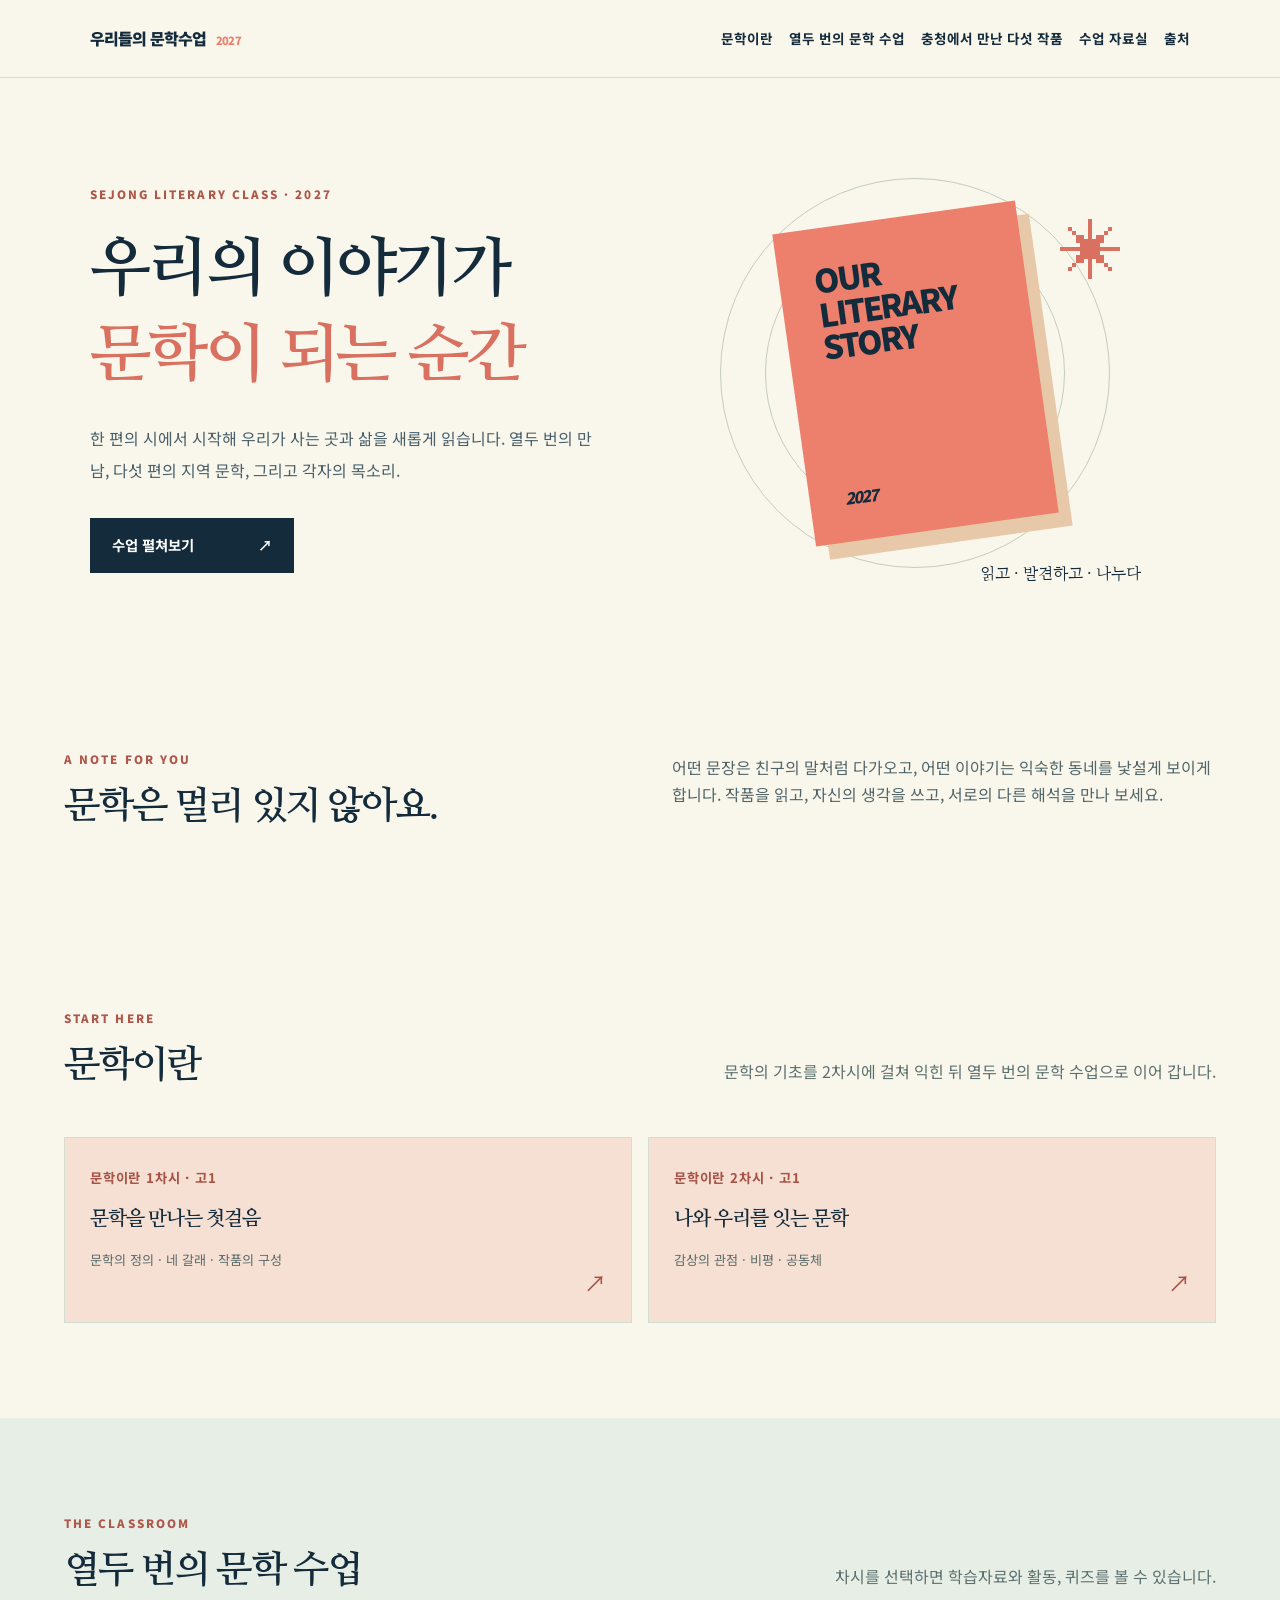
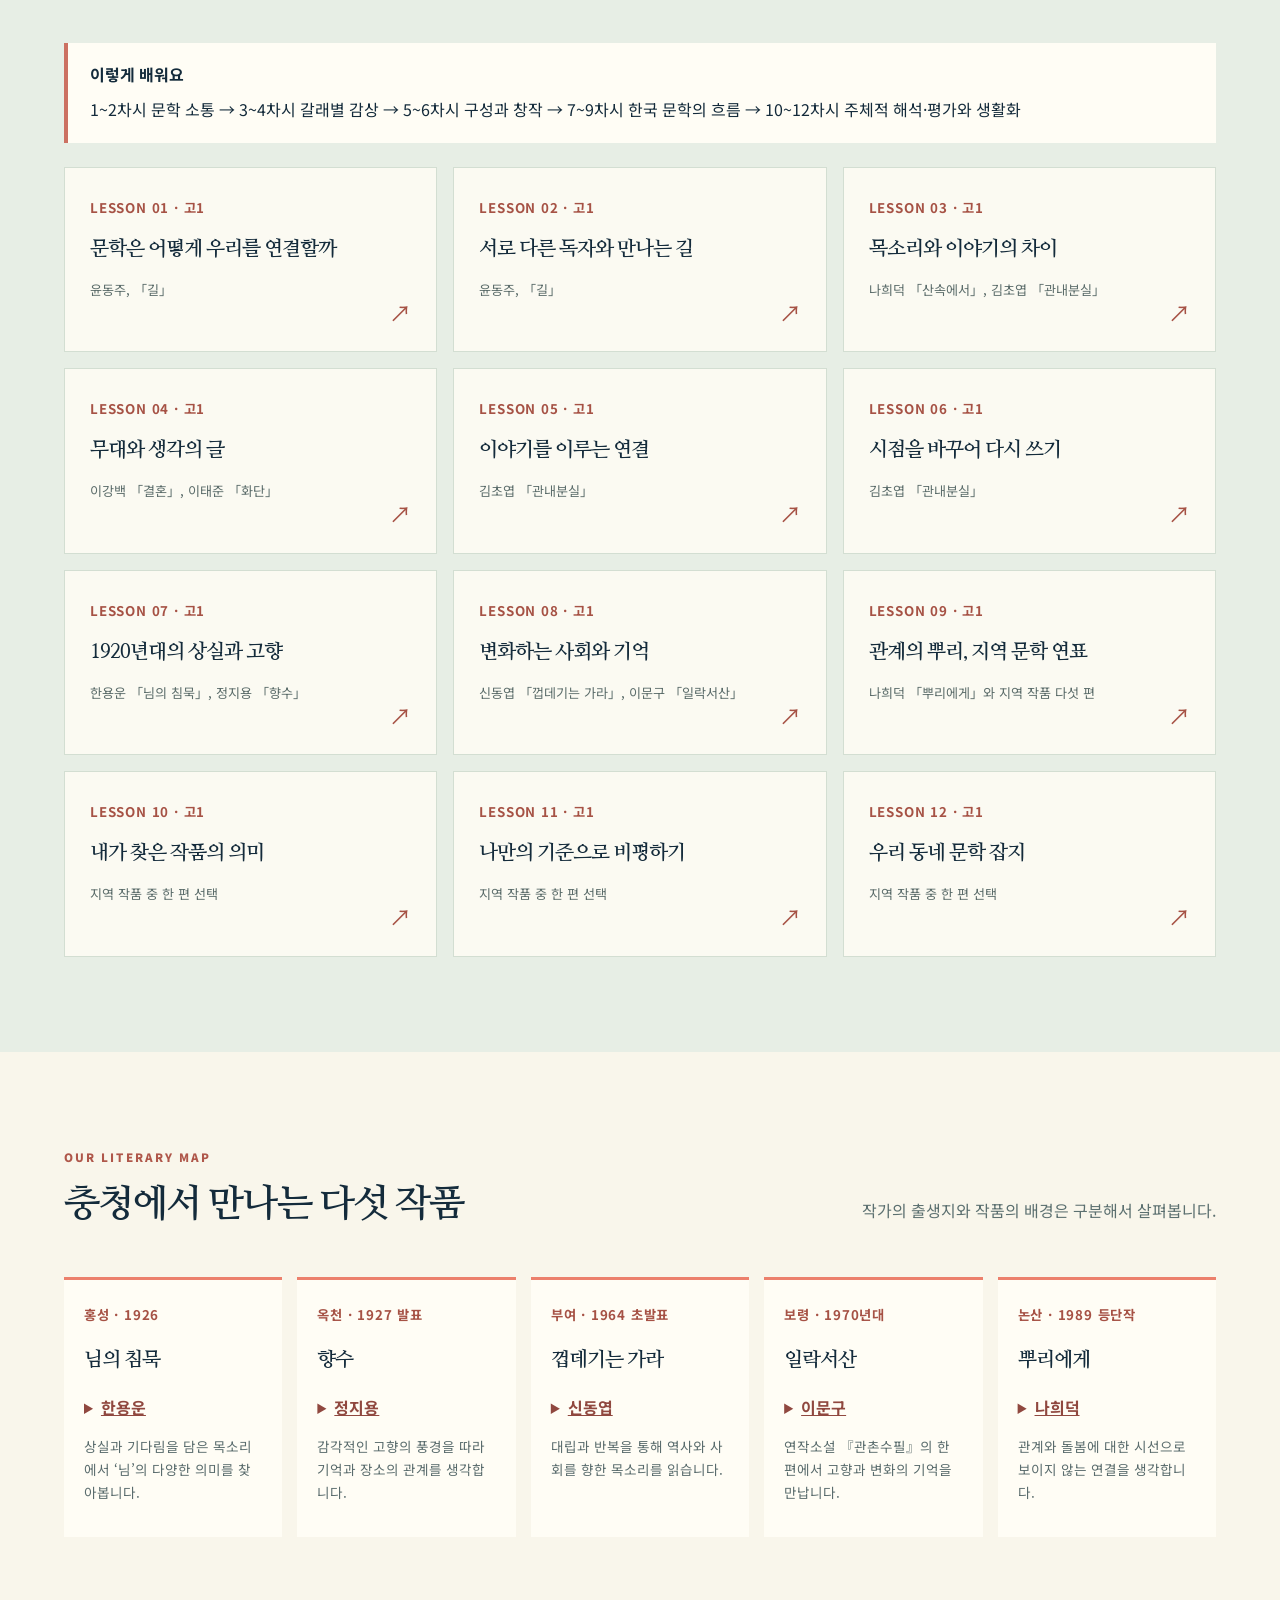
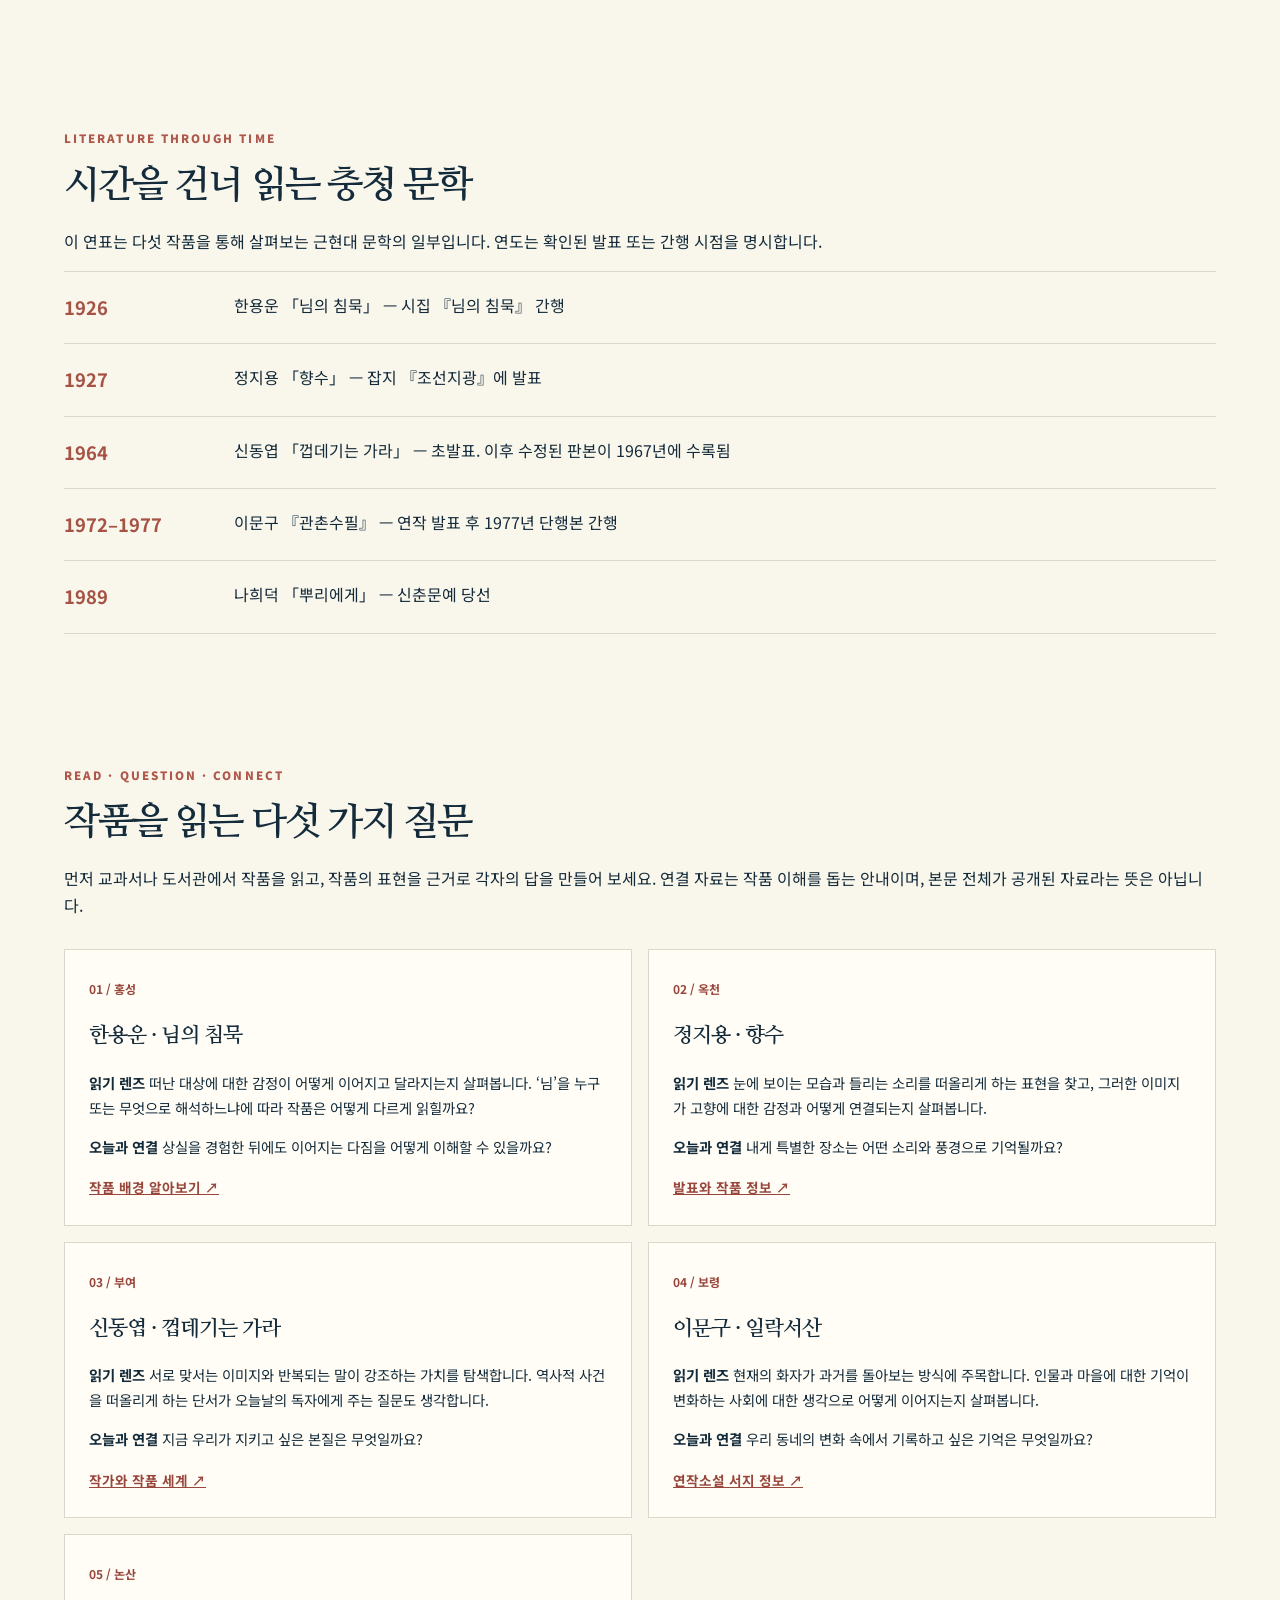
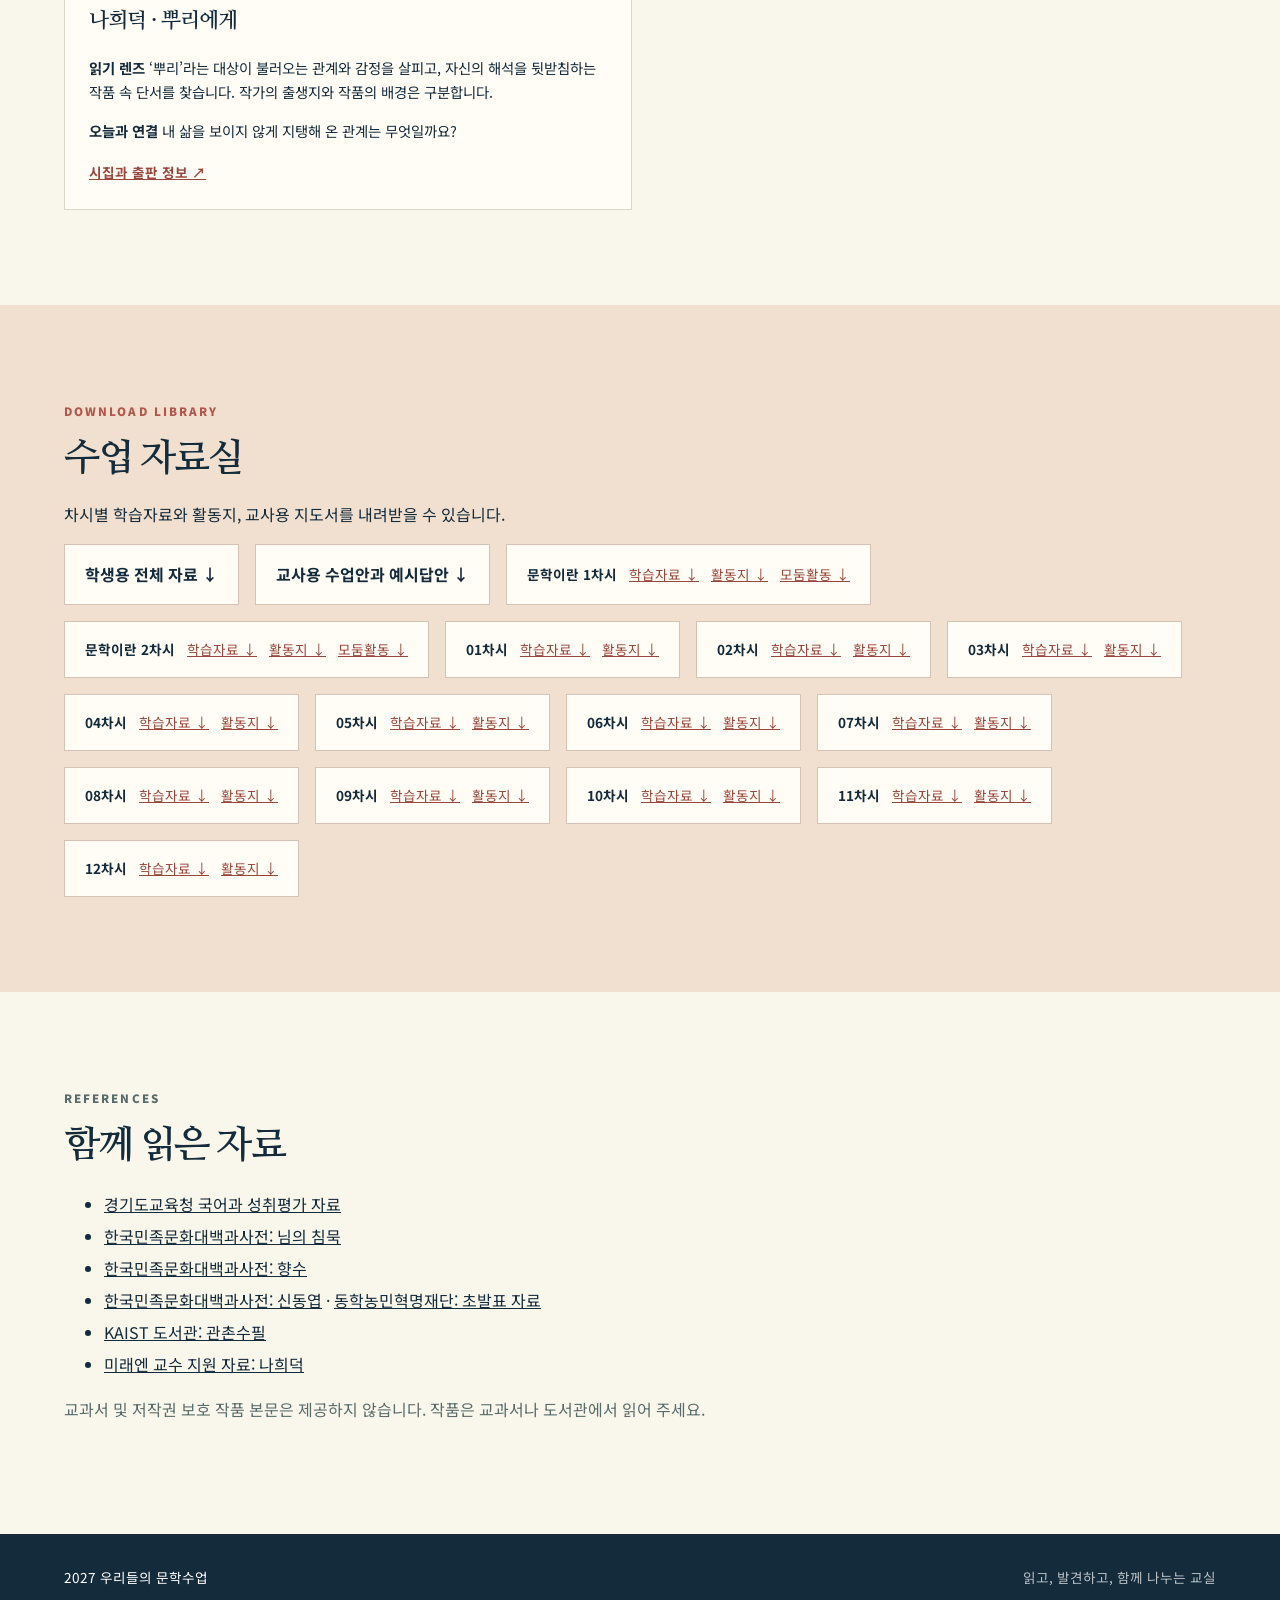
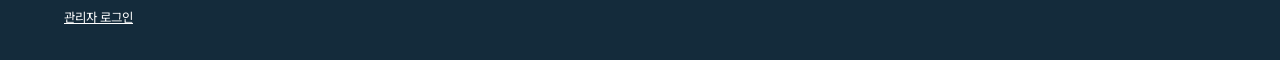
<file: index.html>
<!doctype html>
<html lang="ko"><head><meta charset="utf-8"><meta name="viewport" content="width=device-width,initial-scale=1"><meta name="description" content="세종의 고등학생과 함께 읽는 열두 번의 문학 수업"><title>2027 우리들의 문학수업</title><link rel="stylesheet" href="style.css"><script src="lessons.js" defer></script><script src="app.js" defer></script></head>
<body><a class="skip" href="#main">본문으로 건너뛰기</a><header class="header"><a class="brand" href="#home">우리들의 문학수업<span>2027</span></a><nav aria-label="주 메뉴"><a href="#literature">문학이란</a><a href="#lessons">열두 번의 문학 수업</a><a href="#works">충청에서 만난 다섯 작품</a><a href="#downloads">수업 자료실</a><a href="#sources">출처</a></nav></header><main id="main">
<section class="hero" id="home"><div class="hero-inner"><p class="eyebrow">SEJONG LITERARY CLASS · 2027</p><h1>우리의 이야기가<br><em>문학이 되는 순간</em></h1><p class="lead">한 편의 시에서 시작해 우리가 사는 곳과 삶을 새롭게 읽습니다. 열두 번의 만남, 다섯 편의 지역 문학, 그리고 각자의 목소리.</p><a class="button" href="#lessons">수업 펼쳐보기 <span aria-hidden="true">↗</span></a></div><div class="hero-art" aria-hidden="true"><div class="orbit orbit-one"></div><div class="orbit orbit-two"></div><div class="book"><span>OUR<br>LITERARY<br>STORY</span><i>2027</i></div><span class="asterisk">✳</span><span class="art-caption">읽고 · 발견하고 · 나누다</span></div></section>
<section class="intro wrap"><div><p class="eyebrow">A NOTE FOR YOU</p><h2>문학은 멀리 있지 않아요.</h2></div><p>어떤 문장은 친구의 말처럼 다가오고, 어떤 이야기는 익숙한 동네를 낯설게 보이게 합니다. 작품을 읽고, 자신의 생각을 쓰고, 서로의 다른 해석을 만나 보세요.</p></section>
<section class="section wrap" id="literature"><div class="section-heading"><div><p class="eyebrow">START HERE</p><h2>문학이란</h2></div><p>문학의 기초를 2차시에 걸쳐 익힌 뒤 열두 번의 문학 수업으로 이어 갑니다.</p></div><div class="lesson-grid" id="literature-lessons"></div></section>
<section class="section lessons" id="lessons"><div class="wrap"><div class="section-heading"><div><p class="eyebrow">THE CLASSROOM</p><h2>열두 번의 문학 수업</h2></div><p>차시를 선택하면 학습자료와 활동, 퀴즈를 볼 수 있습니다.</p></div><div class="learning-path"><strong>이렇게 배워요</strong><p>1~2차시 문학 소통 → 3~4차시 갈래별 감상 → 5~6차시 구성과 창작 → 7~9차시 한국 문학의 흐름 → 10~12차시 주체적 해석·평가와 생활화</p></div><div class="lesson-grid" id="lesson-list"></div></div></section>
<section class="section wrap" id="works"><div class="section-heading"><div><p class="eyebrow">OUR LITERARY MAP</p><h2>충청에서 만나는 다섯 작품</h2></div><p>작가의 출생지와 작품의 배경은 구분해서 살펴봅니다.</p></div><div class="works-grid"><article><small>홍성 · 1926</small><h3>님의 침묵</h3><details class="author-profile"><summary>한용운</summary><p>1879~1944. 충남 홍성 출생의 시인이자 승려, 독립운동가. 3·1 운동에 참여했으며 불교 개혁과 문학 활동을 펼쳤다.</p><p><strong>대표 작품</strong> 『님의 침묵』, 『조선불교유신론』</p><a href="https://encykorea.aks.ac.kr/Article/E0061853">작가·작품 출처 ↗</a></details><p>상실과 기다림을 담은 목소리에서 ‘님’의 다양한 의미를 찾아봅니다.</p></article><article><small>옥천 · 1927 발표</small><h3>향수</h3><details class="author-profile"><summary>정지용</summary><p>1902년 충북 옥천 출생의 시인. 감각적인 언어로 고향과 자연 등을 형상화하며 한국 현대시 발전에 기여했다.</p><p><strong>대표 작품</strong> 「향수」, 「유리창」, 『정지용 시집』</p><a href="https://encykorea.aks.ac.kr/Article/E0050954">작가·작품 출처 ↗</a></details><p>감각적인 고향의 풍경을 따라 기억과 장소의 관계를 생각합니다.</p></article><article><small>부여 · 1964 초발표</small><h3>껍데기는 가라</h3><details class="author-profile"><summary>신동엽</summary><p>1930~1969. 충남 부여 출생의 시인. 역사와 민중의 삶에 주목하는 시와 서사시를 발표했다.</p><p><strong>대표 작품</strong> 「껍데기는 가라」, 「금강」, 「산에 언덕에」</p><a href="https://encykorea.aks.ac.kr/Article/E0032791">작가·작품 출처 ↗</a></details><p>대립과 반복을 통해 역사와 사회를 향한 목소리를 읽습니다.</p></article><article><small>보령 · 1970년대</small><h3>일락서산</h3><details class="author-profile"><summary>이문구</summary><p>1941~2003. 충남 보령 출생의 소설가. 토속적인 언어와 고향의 기억을 통해 변화하는 농촌과 공동체를 그렸다.</p><p><strong>대표 작품</strong> 『관촌수필』, 『우리 동네』</p><a href="https://library.kaist.ac.kr/search/ctlgSearch/posesn/view.do?bibctrlno=141120&amp;se=b0&amp;ty=B">작가·작품 출처 ↗</a></details><p>연작소설 『관촌수필』의 한 편에서 고향과 변화의 기억을 만납니다.</p></article><article><small>논산 · 1989 등단작</small><h3>뿌리에게</h3><details class="author-profile"><summary>나희덕</summary><p>1966년 충남 논산 출생의 시인. 1989년 「뿌리에게」로 등단했으며 삶과 관계를 섬세하게 성찰하는 시를 발표했다.</p><p><strong>대표 작품</strong> 『뿌리에게』, 『그곳이 멀지 않다』, 『파일명 서정시』</p><a href="https://www.changbi.com/BookDetail?bookid=446">작가·작품 출처 ↗</a></details><p>관계와 돌봄에 대한 시선으로 보이지 않는 연결을 생각합니다.</p></article></div></section>
<section class="section wrap timeline" id="timeline"><p class="eyebrow">LITERATURE THROUGH TIME</p><h2>시간을 건너 읽는 충청 문학</h2><p>이 연표는 다섯 작품을 통해 살펴보는 근현대 문학의 일부입니다. 연도는 확인된 발표 또는 간행 시점을 명시합니다.</p><ol><li><strong>1926</strong><span>한용운 「님의 침묵」 — 시집 『님의 침묵』 간행</span></li><li><strong>1927</strong><span>정지용 「향수」 — 잡지 『조선지광』에 발표</span></li><li><strong>1964</strong><span>신동엽 「껍데기는 가라」 — 초발표. 이후 수정된 판본이 1967년에 수록됨</span></li><li><strong>1972–1977</strong><span>이문구 『관촌수필』 — 연작 발표 후 1977년 단행본 간행</span></li><li><strong>1989</strong><span>나희덕 「뿌리에게」 — 신춘문예 당선</span></li></ol></section>
<section class="section wrap close-reading" id="reading"><p class="eyebrow">READ · QUESTION · CONNECT</p><h2>작품을 읽는 다섯 가지 질문</h2><p>먼저 교과서나 도서관에서 작품을 읽고, 작품의 표현을 근거로 각자의 답을 만들어 보세요. 연결 자료는 작품 이해를 돕는 안내이며, 본문 전체가 공개된 자료라는 뜻은 아닙니다.</p><div class="reading-grid">
<article><span>01 / 홍성</span><h3>한용운 · 님의 침묵</h3><p><strong>읽기 렌즈</strong> 떠난 대상에 대한 감정이 어떻게 이어지고 달라지는지 살펴봅니다. ‘님’을 누구 또는 무엇으로 해석하느냐에 따라 작품은 어떻게 다르게 읽힐까요?</p><p><strong>오늘과 연결</strong> 상실을 경험한 뒤에도 이어지는 다짐을 어떻게 이해할 수 있을까요?</p><a href="https://encykorea.aks.ac.kr/Article/E0013398">작품 배경 알아보기 ↗</a></article>
<article><span>02 / 옥천</span><h3>정지용 · 향수</h3><p><strong>읽기 렌즈</strong> 눈에 보이는 모습과 들리는 소리를 떠올리게 하는 표현을 찾고, 그러한 이미지가 고향에 대한 감정과 어떻게 연결되는지 살펴봅니다.</p><p><strong>오늘과 연결</strong> 내게 특별한 장소는 어떤 소리와 풍경으로 기억될까요?</p><a href="https://encykorea.aks.ac.kr/Article/E0062938">발표와 작품 정보 ↗</a></article>
<article><span>03 / 부여</span><h3>신동엽 · 껍데기는 가라</h3><p><strong>읽기 렌즈</strong> 서로 맞서는 이미지와 반복되는 말이 강조하는 가치를 탐색합니다. 역사적 사건을 떠올리게 하는 단서가 오늘날의 독자에게 주는 질문도 생각합니다.</p><p><strong>오늘과 연결</strong> 지금 우리가 지키고 싶은 본질은 무엇일까요?</p><a href="https://encykorea.aks.ac.kr/Article/E0032791">작가와 작품 세계 ↗</a></article>
<article><span>04 / 보령</span><h3>이문구 · 일락서산</h3><p><strong>읽기 렌즈</strong> 현재의 화자가 과거를 돌아보는 방식에 주목합니다. 인물과 마을에 대한 기억이 변화하는 사회에 대한 생각으로 어떻게 이어지는지 살펴봅니다.</p><p><strong>오늘과 연결</strong> 우리 동네의 변화 속에서 기록하고 싶은 기억은 무엇일까요?</p><a href="https://library.kaist.ac.kr/search/ctlgSearch/posesn/view.do?bibctrlno=141120&amp;se=b0&amp;ty=B">연작소설 서지 정보 ↗</a></article>
<article><span>05 / 논산</span><h3>나희덕 · 뿌리에게</h3><p><strong>읽기 렌즈</strong> ‘뿌리’라는 대상이 불러오는 관계와 감정을 살피고, 자신의 해석을 뒷받침하는 작품 속 단서를 찾습니다. 작가의 출생지와 작품의 배경은 구분합니다.</p><p><strong>오늘과 연결</strong> 내 삶을 보이지 않게 지탱해 온 관계는 무엇일까요?</p><a href="https://www.changbi.com/BookDetail?bookid=446">시집과 출판 정보 ↗</a></article>
</div></section>
<section class="section downloads" id="downloads"><div class="wrap"><p class="eyebrow">DOWNLOAD LIBRARY</p><h2>수업 자료실</h2><p>차시별 학습자료와 활동지, 교사용 지도서를 내려받을 수 있습니다.</p><div id="pdf-list" class="pdf-list"></div></div></section>
<section class="section wrap sources" id="sources"><p class="eyebrow">REFERENCES</p><h2>함께 읽은 자료</h2><ul><li><a href="https://www.goe.go.kr/resource/goe/na/bbs_2675/2025/11/bc7e9f2a-7e3d-4c08-a90b-9db8992ee716.pdf">경기도교육청 국어과 성취평가 자료</a></li><li><a href="https://encykorea.aks.ac.kr/Article/E0013398">한국민족문화대백과사전: 님의 침묵</a></li><li><a href="https://encykorea.aks.ac.kr/Article/E0062938">한국민족문화대백과사전: 향수</a></li><li><a href="https://encykorea.aks.ac.kr/Article/E0032791">한국민족문화대백과사전: 신동엽</a> · <a href="https://e-donghak.or.kr/archive/filedown.php?menu=133&amp;no=23372">동학농민혁명재단: 초발표 자료</a></li><li><a href="https://library.kaist.ac.kr/search/ctlgSearch/posesn/view.do?bibctrlno=141120&amp;se=b0&amp;ty=B">KAIST 도서관: 관촌수필</a></li><li><a href="https://textbook-miraen.cdn.x-cdn.com/textbook/newbook/high/korean/%EA%B3%A0%29%EA%B5%AD%EC%96%B4_%EA%B5%90%EC%88%98%EC%A7%80%EC%9B%90%EC%9E%90%EB%A3%8C_%EA%B5%90%EA%B3%BC%EC%84%9C%EA%B0%80%20%EC%82%AC%EB%9E%91%ED%95%9C%20%EC%9E%91%EA%B0%80%2099.pdf">미래엔 교수 지원 자료: 나희덕</a></li></ul><p>교과서 및 저작권 보호 작품 본문은 제공하지 않습니다. 작품은 교과서나 도서관에서 읽어 주세요.</p></section></main><footer><div class="wrap">2027 우리들의 문학수업 <span>읽고, 발견하고, 함께 나누는 교실</span></div><a class="admin-login-link" href="admin.html">관리자 로그인</a></footer></body></html>
</file>
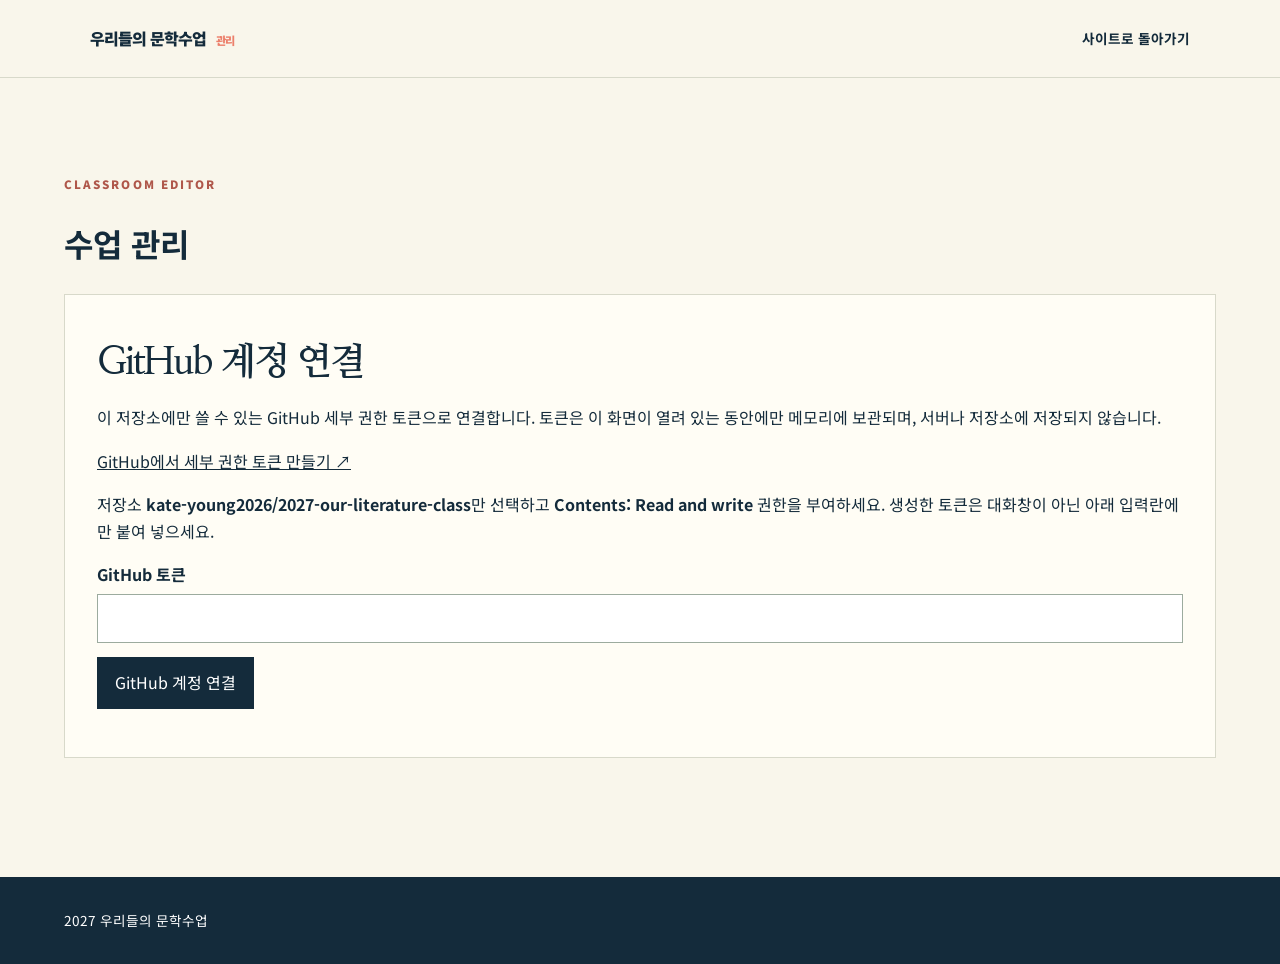
<file: admin.html>
<!doctype html><html lang="ko"><head><meta charset="utf-8"><meta name="viewport" content="width=device-width,initial-scale=1"><title>수업 관리 | 2027 우리들의 문학수업</title><link rel="stylesheet" href="style.css"><script src="admin.js" defer></script></head><body><header class="header"><a class="brand" href="index.html">우리들의 문학수업<span>관리</span></a><nav><a href="index.html">사이트로 돌아가기</a></nav></header><main class="wrap section admin-main"><p class="eyebrow">CLASSROOM EDITOR</p><h1>수업 관리</h1><section id="login-panel" class="admin-panel"><h2>GitHub 계정 연결</h2><p>이 저장소에만 쓸 수 있는 GitHub 세부 권한 토큰으로 연결합니다. 토큰은 이 화면이 열려 있는 동안에만 메모리에 보관되며, 서버나 저장소에 저장되지 않습니다.</p><p><a href="https://github.com/settings/personal-access-tokens/new" target="_blank" rel="noopener noreferrer">GitHub에서 세부 권한 토큰 만들기 ↗</a></p><p>저장소 <strong>kate-young2026/2027-our-literature-class</strong>만 선택하고 <strong>Contents: Read and write</strong> 권한을 부여하세요. 생성한 토큰은 대화창이 아닌 아래 입력란에만 붙여 넣으세요.</p><form id="login-form"><label for="github-token">GitHub 토큰</label><input id="github-token" type="password" autocomplete="off" required><button type="submit">GitHub 계정 연결</button></form><p id="login-message" role="status" aria-live="polite"></p></section><section id="editor-panel" hidden><div class="admin-toolbar"><p id="account-name"></p><button id="logout" type="button" class="admin-secondary">연결 해제</button></div><div class="admin-draft-grid"><section><h2>관리할 내용</h2><label for="item-select">메뉴와 페이지</label><select id="item-select"></select><p>수업 제목, 설명, 활동과 퀴즈를 수정할 수 있습니다. 메뉴 소개와 작품 소개도 선택할 수 있습니다.</p><p><strong>PDF 안내:</strong> 웹 내용 저장만으로 기존 PDF가 자동으로 바뀌지는 않습니다. 인쇄 자료가 필요한 경우 PDF를 다시 생성해 업로드해야 합니다.</p></section><section><form id="edit-form"><h2 id="form-title">내용 편집</h2><div id="fields"></div><div class="admin-actions"><button type="button" id="preview-button" class="admin-secondary">미리 보기</button><button type="submit" id="save-button">GitHub에 저장하고 배포</button></div></form><p id="editor-message" role="status" aria-live="polite"></p></section></div><section class="admin-panel"><h2>미리 보기</h2><div id="preview" class="lesson-card lesson-detail"><p>편집할 항목을 고르고 미리 보기를 눌러 주세요.</p></div></section></section></main><footer><div class="wrap">2027 우리들의 문학수업</div></footer></body></html>
</file>
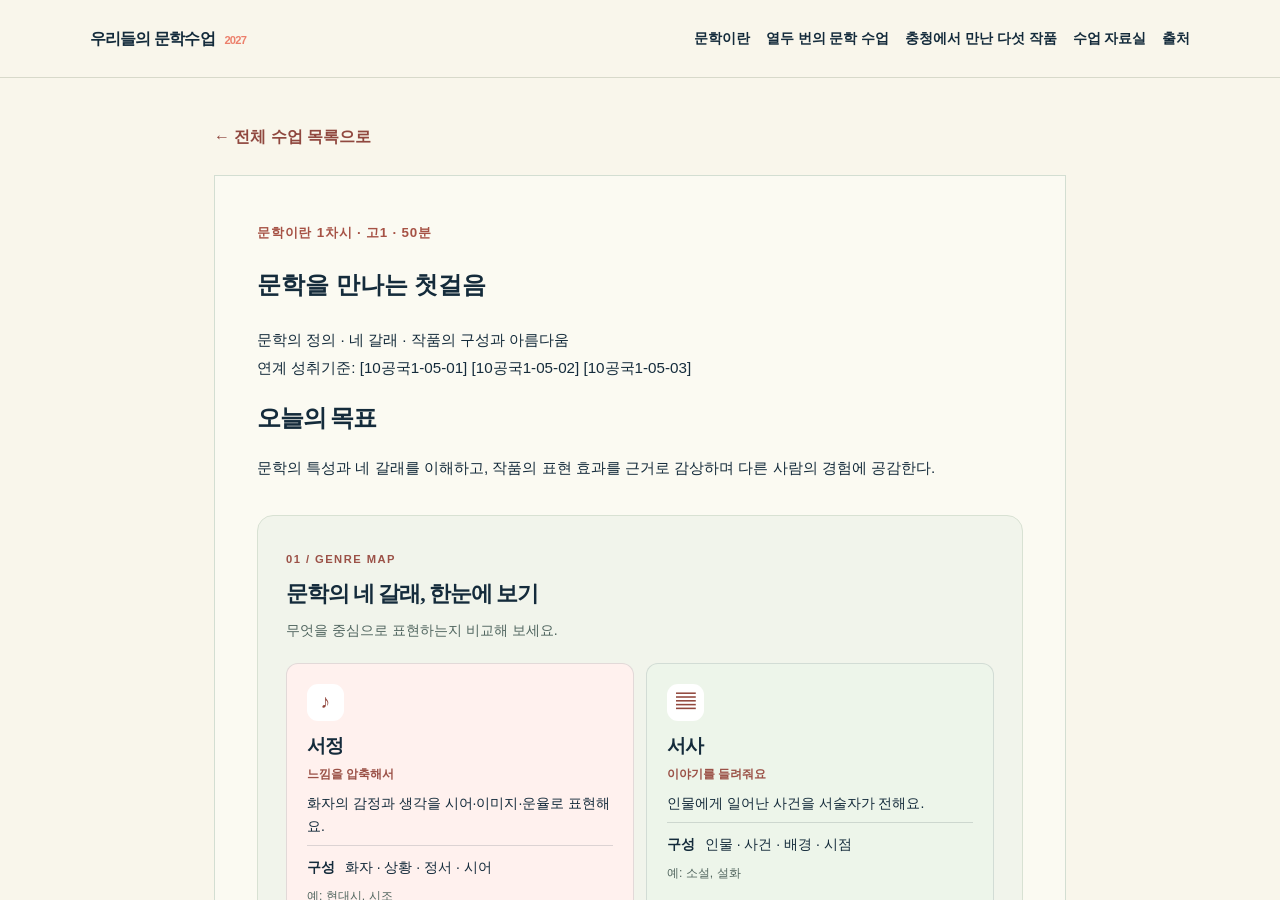
<file: basics.html>
<!doctype html><html lang="ko"><head><meta charset="utf-8"><meta name="viewport" content="width=device-width,initial-scale=1"><meta http-equiv="refresh" content="0; url=workshop.html?lesson=1"><title>문학이란 1차시로 이동</title></head><body><p>문학의 기초 수업이 통합되었습니다. <a href="workshop.html?lesson=1">문학이란 1차시로 이동</a></p></body></html>
</file>
<file: style.css>
@import url('https://fonts.googleapis.com/css2?family=Noto+Sans+KR:wght@400;500;700;900&family=Nanum+Myeongjo:wght@400;700;800&display=swap');
:root{--ink:#142b3b;--paper:#f9f6eb;--coral:#ec806c;--green:#b8cbbb;--line:#d8d9ca}*{box-sizing:border-box}html{scroll-behavior:smooth}body{margin:0;background:var(--paper);color:var(--ink);font-family:'Noto Sans KR',sans-serif;line-height:1.7}a{color:inherit}.skip{position:absolute;top:-5rem;left:1rem;background:white;padding:.5rem;z-index:10}.skip:focus{top:1rem}.header{height:78px;display:flex;align-items:center;justify-content:space-between;padding:0 7%;border-bottom:1px solid var(--line)}.brand{text-decoration:none;font-weight:900;letter-spacing:-.05em}.brand span{font-size:.7rem;color:var(--coral);margin-left:.6rem}.header nav{display:flex;gap:2rem;font-size:.85rem;font-weight:700}.header nav a{text-decoration:none}.wrap{max-width:1200px;margin:auto;padding-left:24px;padding-right:24px}.hero{min-height:590px;display:grid;grid-template-columns:1fr 1fr;align-items:center;max-width:1400px;margin:auto;padding:50px 7%;overflow:hidden}.eyebrow{font-size:.72rem;letter-spacing:.18em;font-weight:900;color:#af574a}.hero h1,h2,h3{font-family:'Nanum Myeongjo',serif;line-height:1.35;letter-spacing:-.05em}.hero h1{font-size:clamp(2.6rem,5vw,4.8rem);margin:1.4rem 0}.hero h1 em{font-style:normal;color:#d97060}.lead{max-width:510px;line-height:2;color:#49606a}.button{display:inline-flex;gap:4rem;align-items:center;background:var(--ink);color:white;padding:15px 22px;text-decoration:none;font-size:.9rem;font-weight:700;margin-top:1rem}.hero-art{position:relative;min-height:440px;display:grid;place-items:center}.orbit{position:absolute;width:390px;height:390px;border:1px solid #c4cdbf;border-radius:50%}.orbit-two{width:300px;height:300px}.book{z-index:1;width:245px;height:315px;background:var(--coral);transform:rotate(-8deg);padding:35px;color:var(--ink);box-shadow:12px 15px 0 #e7c8a8;display:flex;flex-direction:column;justify-content:space-between;font-weight:900;font-size:2rem;line-height:1.05;letter-spacing:-.06em}.book i{font-size:1rem}.asterisk{position:absolute;top:40px;right:12%;font-size:4rem;color:#d97060}.art-caption{position:absolute;bottom:5px;right:9%;font-family:'Nanum Myeongjo',serif}.intro{padding-top:70px;padding-bottom:70px;display:grid;grid-template-columns:1fr 1fr;gap:4rem}.intro h2,.section h2{font-size:clamp(1.8rem,3vw,2.6rem);margin:.6rem 0}.intro>p{color:#52666a}.section{padding-top:85px;padding-bottom:95px}.lessons{background:#e7eee5}.section-heading{display:flex;align-items:end;justify-content:space-between;gap:2rem;margin-bottom:36px}.section-heading>p{color:#5c7070}.lesson-grid{display:grid;grid-template-columns:repeat(3,1fr);gap:16px}.lesson-card{background:#fbfaf2;border:1px solid #d3ded2;text-align:left;color:var(--ink);padding:25px;min-height:185px;cursor:pointer;font:inherit;transition:transform .2s,box-shadow .2s}.lesson-card:hover,.lesson-card:focus-visible{transform:translateY(-4px);box-shadow:0 10px 20px #203d3020}.lesson-card small,.works-grid small{font-weight:700;color:#a65245;letter-spacing:.06em}.lesson-card h3{font-size:1.25rem;margin:16px 0}.lesson-card p{font-size:.82rem;color:#5b6c6a;margin:0}.works-grid{display:grid;grid-template-columns:repeat(5,1fr);gap:15px}.works-grid article{border-top:3px solid var(--coral);background:#fffdf5;padding:20px;min-height:220px}.works-grid h3{font-size:1.25rem}.works-grid p{font-size:.85rem}.works-grid p:last-child{color:#5a6c6d}.downloads{background:#f1dfcf}.pdf-list{display:flex;flex-wrap:wrap;gap:1rem}.sources ul{line-height:2}.sources p{color:#596c6c}footer{background:var(--ink);color:white;padding:32px 0;font-size:.85rem}footer span{float:right;opacity:.7}dialog{border:0;padding:0;max-width:680px;width:calc(100% - 32px);max-height:85vh;background:var(--paper);color:var(--ink)}dialog::backdrop{background:#102735bb}.dialog-inner{padding:clamp(24px,5vw,48px);position:relative}.close{position:absolute;right:18px;top:12px;background:none;border:0;font-size:2rem;cursor:pointer}.dialog-inner h2{font-size:2rem}.dialog-inner h3{margin-top:2rem}.dialog-inner li{margin:.6rem 0}.tag{font-size:.75rem;color:#a65245;font-weight:700}@media(max-width:850px){.works-grid{grid-template-columns:repeat(2,1fr)}.lesson-grid{grid-template-columns:repeat(2,1fr)}.hero-art{min-height:350px}.orbit{width:290px;height:290px}.orbit-two{width:230px;height:230px}.book{width:190px;height:250px;font-size:1.5rem}}@media(max-width:600px){.header{height:auto;padding:18px 20px;align-items:flex-start;gap:12px;flex-direction:column}.header nav{gap:1rem;flex-wrap:wrap}.hero{grid-template-columns:1fr;padding:50px 24px}.hero-art{min-height:330px}.intro{grid-template-columns:1fr;gap:0}.section{padding-top:60px;padding-bottom:65px}.section-heading{display:block}.lesson-grid{grid-template-columns:1fr}.works-grid{grid-template-columns:1fr 1fr}.works-grid article{padding:14px}.works-grid h3{font-size:1.05rem}footer span{display:block;float:none;margin-top:.5rem}}
 .pdf-link,.pdf-item{background:#fffdf5;border:1px solid #d5c3b6;padding:16px 20px}.pdf-link{font-weight:700;text-decoration:none}.pdf-item{display:flex;gap:12px;align-items:center;flex-wrap:wrap;font-size:.85rem}.pdf-item a{color:#99473d}
.timeline ol{padding:0;list-style:none;border-top:1px solid var(--line)}.timeline li{display:grid;grid-template-columns:150px 1fr;gap:20px;border-bottom:1px solid var(--line);padding:20px 0}.timeline li strong{color:#a65245;font-size:1.15rem}@media(max-width:600px){.timeline li{grid-template-columns:1fr;gap:3px}}
.close-reading{padding-top:10px}.reading-grid{display:grid;grid-template-columns:repeat(2,minmax(0,1fr));gap:16px;margin-top:30px}.reading-grid article{background:#fffdf5;border:1px solid var(--line);padding:24px}.reading-grid article span{font-size:.75rem;color:#99473d;font-weight:700}.reading-grid article h3{font-size:1.3rem}.reading-grid article p{font-size:.9rem}.reading-grid article a{font-weight:700;color:#99473d;font-size:.85rem}@media(max-width:600px){.reading-grid{grid-template-columns:1fr}}
.lesson-grid{grid-template-columns:1fr}.lesson-card.lesson-detail{cursor:default;padding:clamp(22px,4vw,42px);min-height:0}.lesson-card.lesson-detail:hover{transform:none;box-shadow:none}.lesson-detail h3{font-size:1.55rem}.lesson-detail h4{font-size:1rem;margin:1.5rem 0 .4rem;color:#90483f}.lesson-detail p,.lesson-detail li{font-size:.95rem;color:var(--ink);line-height:1.85}.lesson-detail li{margin:.5rem 0}.lesson-download{display:flex;flex-wrap:wrap;gap:10px;margin:24px 0}.lesson-download a{background:var(--ink);color:white;padding:10px 15px;text-decoration:none;font-weight:700;font-size:.85rem}.quiz{background:#f6ede0;padding:20px}.quiz h4{margin-top:0}.quiz-options{display:flex;flex-wrap:wrap;gap:8px}.quiz-options button{background:white;color:var(--ink);border:1px solid #9cab9e;padding:10px;text-align:left;cursor:pointer;font:inherit;font-size:.85rem}.quiz-options button:hover,.quiz-options button:focus-visible{outline:2px solid var(--ink)}.quiz-feedback{font-weight:700;min-height:1.8em}.author-profile summary{cursor:pointer;color:#90483f;font-weight:700;text-decoration:underline}.author-profile p{font-size:.82rem}.author-profile a{font-size:.8rem}.header{height:auto;min-height:78px;gap:15px}.header nav{flex-wrap:wrap;gap:1rem}
.lesson-grid{grid-template-columns:repeat(3,minmax(0,1fr))}.lesson-link{display:block;position:relative;text-decoration:none;padding-bottom:50px}.lesson-arrow{position:absolute;bottom:20px;right:25px;font-size:1.4rem;color:#a65245}.lesson-page{max-width:900px;padding-top:45px;padding-bottom:70px}.lesson-page .lesson-detail{margin:25px 0}.back-link{display:inline-block;color:#90483f;font-weight:700;text-decoration:none}@media(max-width:850px){.lesson-grid{grid-template-columns:repeat(2,minmax(0,1fr))}}@media(max-width:600px){.lesson-grid{grid-template-columns:1fr}}
.foundation-link{background:#f6dfd3}.foundation-grid{display:grid;grid-template-columns:repeat(2,minmax(0,1fr));gap:12px}.foundation-grid section{background:#f4f2e8;padding:18px}.foundation-question{border-top:1px solid #d6c9bb;padding:10px 0}.foundation-question button{margin:4px;padding:8px 14px;background:white;border:1px solid #9cab9e;cursor:pointer}@media(max-width:600px){.foundation-grid{grid-template-columns:1fr}}
.learning-path{background:#fffdf5;border-left:4px solid #cc7162;padding:18px 22px;margin-bottom:24px}.learning-path p{margin:.4rem 0 0;line-height:1.9}#literature-lessons{grid-template-columns:repeat(2,minmax(0,1fr))}@media(max-width:600px){#literature-lessons{grid-template-columns:1fr}}
.infographic{margin:32px 0;padding:clamp(18px,3vw,28px);background:#f1f4eb;border:1px solid #d8e1d3;border-radius:16px}.infographic-heading>span{font-size:.7rem;font-weight:900;letter-spacing:.13em;color:#9b5147}.lesson-detail .infographic-heading h2,.lesson-detail .infographic-heading h4{font-family:'Nanum Myeongjo',serif;color:var(--ink);font-size:1.35rem;line-height:1.4;margin:8px 0}.lesson-detail .infographic-heading p{margin:0 0 20px;color:#50655f;font-size:.88rem}.genre-grid{display:grid;grid-template-columns:repeat(2,minmax(0,1fr));gap:12px}.genre{position:relative;padding:20px;border:1px solid rgba(20,43,59,.12);border-radius:12px;background:#fff}.genre-lyric{background:#fff1ee}.genre-narrative{background:#edf5ea}.genre-drama{background:#eef2fa}.genre-expository{background:#fbf3dc}.genre-icon{display:grid;place-items:center;width:37px;height:37px;border-radius:11px;background:#fff;color:#91473d;font-size:1.2rem;font-weight:700}.lesson-detail .genre h3{font-family:'Noto Sans KR',sans-serif;font-size:1.18rem;margin:12px 0 2px}.lesson-detail .genre p{font-size:.87rem;line-height:1.65;margin:7px 0}.lesson-detail .genre .genre-focus{font-size:.75rem;color:#9b5147;font-weight:700}.genre-elements{padding-top:10px;border-top:1px solid rgba(20,43,59,.15)}.genre-elements strong{display:inline-block;margin-right:6px}.lesson-detail .genre .genre-example{font-size:.76rem;color:#52665f}.lesson-detail .infographic-note{margin:15px 0 0;color:#52665f;font-size:.8rem}.flow-list{list-style:none!important;display:grid;grid-template-columns:repeat(auto-fit,minmax(120px,1fr));gap:10px;padding:0;margin:16px 0 0}.lesson-detail .flow-list li{display:flex;flex-direction:column;gap:5px;min-width:0;background:#fff;border:1px solid #d8e1d3;border-radius:10px;padding:15px;margin:0}.flow-list b{color:#965146}.flow-list span{font-size:.8rem;line-height:1.5;color:#445b57}.lens-grid{display:grid;grid-template-columns:repeat(2,minmax(0,1fr));gap:10px}.lens-grid>div{display:flex;flex-direction:column;gap:5px;background:#fff;border-radius:10px;padding:16px}.lens-grid b{color:#965146}.lens-grid span{font-size:.85rem;line-height:1.6}.lesson-infographic{margin-top:24px}@media(max-width:600px){.genre-grid,.lens-grid{grid-template-columns:1fr}.flow-list{grid-template-columns:repeat(2,minmax(0,1fr))}.genre{padding:16px}}
.composition-grid{display:grid;grid-template-columns:repeat(2,minmax(0,1fr));gap:12px}.composition-box{background:#fff;border:1px solid #d8e1d3;border-top:4px solid #d47a6a;border-radius:10px;padding:18px}.narrative-box{border-top-color:#609271}.drama-box{border-top-color:#6e80ad}.essay-box{border-top-color:#c49a43}.lesson-detail .composition-box h3{font-family:'Noto Sans KR',sans-serif;font-size:1.08rem;margin:0 0 10px}.lesson-detail .composition-box p{font-size:.84rem;line-height:1.65;margin:7px 0}.composition-box b{display:block;color:#8d4a42}@media(max-width:600px){.composition-grid{grid-template-columns:1fr}}
.admin-draft-grid{display:grid;grid-template-columns:1fr 2fr;gap:24px;margin:28px 0}.admin-draft-grid section,.admin-draft-grid form{background:#fffdf5;padding:24px;border:1px solid var(--line)}.admin-draft-grid label{display:block;margin:16px 0 6px;font-weight:700}.admin-draft-grid input,.admin-draft-grid select,.admin-draft-grid textarea{width:100%;padding:10px;border:1px solid #9cab9e;background:white;color:var(--ink);font:inherit}.admin-draft-grid button{margin-top:18px;background:var(--ink);color:white;padding:12px 18px;border:0;cursor:pointer;font:inherit}@media(max-width:700px){.admin-draft-grid{grid-template-columns:1fr}}
.admin-login-link{display:block;max-width:1200px;margin:18px auto 0;padding:0 24px;color:#fff;font-size:.78rem;text-decoration:underline}.admin-panel{background:#fffdf5;padding:clamp(20px,4vw,32px);border:1px solid var(--line);margin:24px 0}.admin-main label{display:block;margin:16px 0 6px;font-weight:700}.admin-main input,.admin-main select,.admin-main textarea{width:100%;padding:10px;border:1px solid #9cab9e;background:white;color:var(--ink);font:inherit}.admin-main textarea{resize:vertical}.admin-main button{margin-top:14px;background:var(--ink);color:white;padding:12px 18px;border:0;cursor:pointer;font:inherit}.admin-main button:disabled{opacity:.5}.admin-main button.admin-secondary{background:#e5ebe1;color:var(--ink)}.admin-toolbar,.admin-actions{display:flex;justify-content:space-between;gap:12px;align-items:center;flex-wrap:wrap}.admin-actions{justify-content:flex-start}.visual-details{margin:12px 0}.visual-details summary{cursor:pointer;font-weight:700;color:#90483f}
</file>
